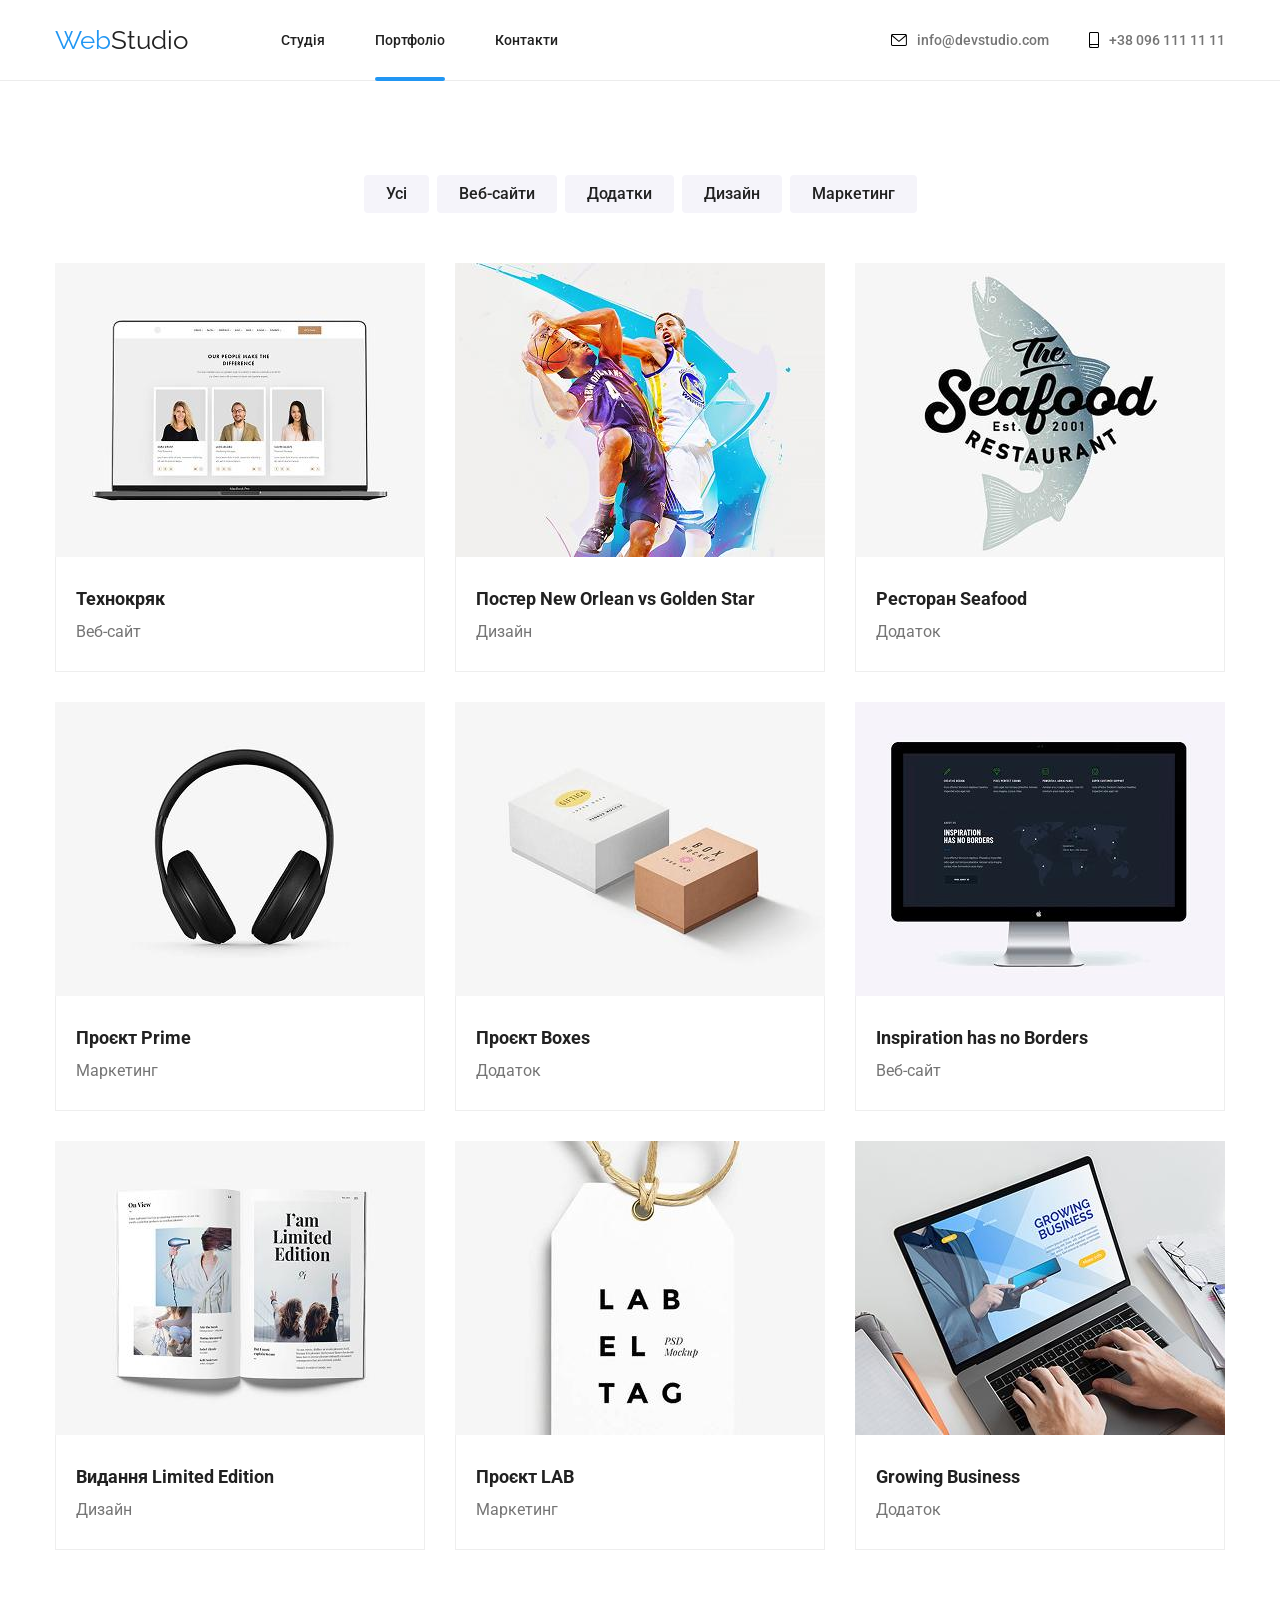
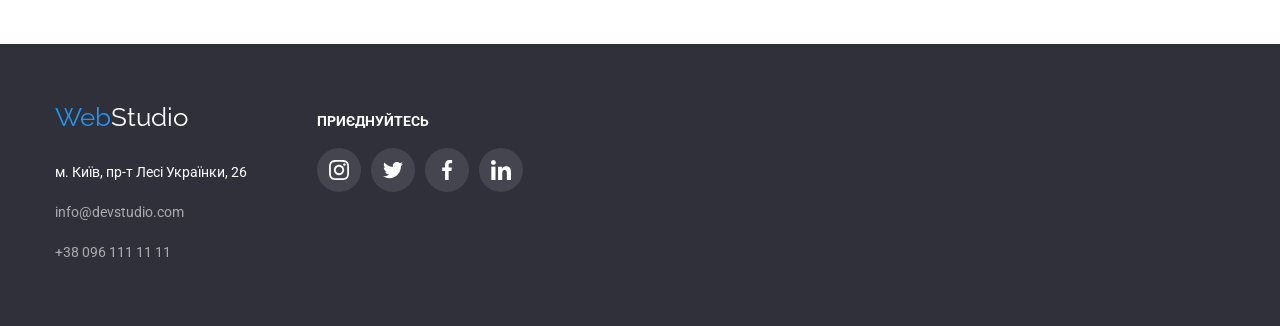
<file: portfolio.html>
<!doctype html>
<html lang="en">
  <head>
    <meta charset="UTF-8" />
    <meta name="viewport" content="width=device-width, initial-scale=1.0" />
    <link rel="preconnect" href="https://fonts.googleapis.com" />
    <link rel="preconnect" href="https://fonts.gstatic.com" crossorigin />
    <link rel="preconnect" href="https://fonts.googleapis.com" />
    <link rel="preconnect" href="https://fonts.gstatic.com" crossorigin />
    <link rel="preconnect" href="https://fonts.googleapis.com" />
    <link rel="preconnect" href="https://fonts.gstatic.com" crossorigin />
    <link
      href="https://fonts.googleapis.com/css2?family=Raleway:wght@700&family=Roboto:wght@100..900&display=swap"
      rel="stylesheet"
    />
    <link rel="stylesheet" href="./css/styles.css" />
    <title>portfolio</title>
  </head>
  <body>
    <header class="header">
      <div class="container">
        <nav class="navigation">
          <a class="logo link" href="index.html"
            ><span class="logo-first-part">Web</span><span class="logo-second-part">Studio</span></a
          >
          <ul class="nav-list list">
            <li class="nav-item"><a class="nav-link" href="./index.html">Студія</a></li>
            <li class="nav-item">
              <a class="nav-link portfolio_page_link" href="./portfolio.html">Портфоліо</a>
            </li>
            <li class="nav-item"><a class="nav-link" href="">Контакти</a></li>
          </ul>
        </nav>

        <ul class="header-contacts list">
          <li class="header-contacts-item">
            <a
              class="header-contacts-link mail link"
              target="blanck"
              href="mailto:nfo@devstudio.com"
            >
              <svg class="header-icon">
                <use href="./images/main/sprite.xml#envelope"></use>
              </svg>
              info@devstudio.com
            </a>
          </li>
          <li class="header-contacts-item">
            <a class="header-contacts-link link" href="tel:380961111111">
              <svg class="header-icon smartphone">
                <use href="./images/main/sprite.xml#smartphone"></use>
              </svg>
              +38 096 111 11 11</a
            >
          </li>
        </ul>
      </div>
    </header>

    <main>
      <section class="portfolio">
        <div class="container">
          <h1 class="portfolio visually-hidden">Портфоліо</h1>
          <ul class="list portfolio_buttons_list">
            <li class="portfolio_buttons_item"><button type="button">Усі</button></li>
            <li class="portfolio_buttons_item"><button type="button">Веб-сайти</button></li>
            <li class="portfolio_buttons_item"><button type="button">Додатки</button></li>
            <li class="portfolio_buttons_item"><button type="button">Дизайн</button></li>
            <li class="portfolio_buttons_item"><button type="button">Маркетинг</button></li>
          </ul>
          <ul class="list cards_list">
            <li class="portfolio_list_item">
              <a class="link cards_list_link" href="">
                <div class="overlay">
                  <img class="card_img" src="./images/portfolio/p1.jpg" alt="laptop" />
                  <p class="overlay_text">
                    Ресурс пропонує комплексні пропозиції з різним рівнем функціоналу та сервісів.
                    Все це дозволить відвідувачу отримати вичерпні відомості про компанію чи
                    приватну особу.
                  </p>
                </div>

                <div class="item_description">
                  <h2 class="list_title">Технокряк</h2>
                  <p class="list_text">Веб-сайт</p>
                </div>
              </a>
            </li>
            <li class="portfolio_list_item">
              <a class="link cards_list_link" href="">
                <div class="overlay">
                  <img width="370" src="./images/portfolio/p2.jpg" alt="basketball players" />
                  <p class="overlay_text">
                    Ресурс пропонує комплексні пропозиції з різним рівнем функціоналу та сервісів.
                    Все це дозволить відвідувачу отримати вичерпні відомості про компанію чи
                    приватну особу.
                  </p>
                </div>
                <div class="item_description">
                  <h2 class="list_title">Постер New Orlean vs Golden Star</h2>
                  <p class="list_text">Дизайн</p>
                </div>
              </a>
            </li>
            <li class="portfolio_list_item">
              <a class="link cards_list_link" href="">
                <div class="overlay">
                  <img width="370" src="./images/portfolio/p3.jpg" alt="logo with fish" />
                  <p class="overlay_text">
                    Ресурс пропонує комплексні пропозиції з різним рівнем функціоналу та сервісів.
                    Все це дозволить відвідувачу отримати вичерпні відомості про компанію чи
                    приватну особу.
                  </p>
                </div>
                <div class="item_description">
                  <h2 class="list_title">Ресторан Seafood</h2>
                  <p class="list_text">Додаток</p>
                </div>
              </a>
            </li>
            <li class="portfolio_list_item">
              <a class="link cards_list_link" href="">
                <div class="overlay">
                  <img width="370" src="./images/portfolio/p4.jpg" alt="headphones" />
                  <p class="overlay_text">
                    Ресурс пропонує комплексні пропозиції з різним рівнем функціоналу та сервісів.
                    Все це дозволить відвідувачу отримати вичерпні відомості про компанію чи
                    приватну особу.
                  </p>
                </div>
                <div class="item_description">
                  <h2 class="list_title">Проєкт Prime</h2>
                  <p class="list_text">Маркетинг</p>
                </div>
              </a>
            </li>
            <li class="portfolio_list_item">
              <a class="link cards_list_link" href="">
                <div class="overlay">
                  <img width="370" src="./images/portfolio/p5.jpg" alt="two boxes" />
                  <p class="overlay_text">
                    Ресурс пропонує комплексні пропозиції з різним рівнем функціоналу та сервісів.
                    Все це дозволить відвідувачу отримати вичерпні відомості про компанію чи
                    приватну особу.
                  </p>
                </div>
                <div class="item_description">
                  <h2 class="list_title">Проєкт Boxes</h2>
                  <p class="list_text">Додаток</p>
                </div>
              </a>
            </li>
            <li class="portfolio_list_item">
              <a class="link cards_list_link" href="">
                <div class="overlay">
                  <img width="370" src="./images/portfolio/p6.jpg" alt="monitor" />
                  <p class="overlay_text">
                    Ресурс пропонує комплексні пропозиції з різним рівнем функціоналу та сервісів.
                    Все це дозволить відвідувачу отримати вичерпні відомості про компанію чи
                    приватну особу.
                  </p>
                </div>
                <div class="item_description">
                  <h2 class="list_title">Inspiration has no Borders</h2>
                  <p class="list_text">Веб-сайт</p>
                </div>
              </a>
            </li>
            <li class="portfolio_list_item">
              <a class="link cards_list_link" href="">
                <div class="overlay">
                  <img width="370" src="./images/portfolio/p7.jpg" alt="open book" />
                  <p class="overlay_text">
                    Ресурс пропонує комплексні пропозиції з різним рівнем функціоналу та сервісів.
                    Все це дозволить відвідувачу отримати вичерпні відомості про компанію чи
                    приватну особу.
                  </p>
                </div>
                <div class="item_description">
                  <h2 class="list_title">Видання Limited Edition</h2>
                  <p class="list_text">Дизайн</p>
                </div>
              </a>
            </li>
            <li class="portfolio_list_item">
              <a class="link cards_list_link" href="">
                <div class="overlay">
                  <img width="370" src="./images/portfolio/p8.jpg" alt="label" />
                  <p class="overlay_text">
                    Ресурс пропонує комплексні пропозиції з різним рівнем функціоналу та сервісів.
                    Все це дозволить відвідувачу отримати вичерпні відомості про компанію чи
                    приватну особу.
                  </p>
                </div>
                <div class="item_description">
                  <h2 class="list_title">Проєкт LAB</h2>
                  <p class="list_text">Маркетинг</p>
                </div>
              </a>
            </li>
            <li class="portfolio_list_item">
              <a class="link cards_list_link" href="">
                <div class="overlay">
                  <img
                    height="294"
                    width="370"
                    src="./images/portfolio/p9.jpg"
                    alt="typing on laptop"
                  />
                  <p class="overlay_text">
                    Ресурс пропонує комплексні пропозиції з різним рівнем функціоналу та сервісів.
                    Все це дозволить відвідувачу отримати вичерпні відомості про компанію чи
                    приватну особу.
                  </p>
                </div>

                <div class="item_description">
                  <h2 class="list_title">Growing Business</h2>
                  <p class="list_text">Додаток</p>
                </div>
              </a>
            </li>
          </ul>
        </div>
      </section>
    </main>

    <footer class="section footer">
      <div class="container">
        <div class="footer_first_part">
          <a class="logo link" href="index.html"
            ><span class="logo-first-part">Web</span
            ><span class="logo-second-part logo_footer_second">Studio</span></a
          >
          <address class="address">
            <ul class="list footer_list">
              <li class="footer_list_item location">
                <a class="link footer_list_link location" href=""
                  >м. Київ, пр-т Лесі Українки, 26</a
                >
              </li>
              <li class="footer_list_item">
                <a class="link footer_list_link" target="blanck" href="mailto:info@devstudio.com"
                  >info@devstudio.com</a
                >
              </li>
              <li class="footer_list_item">
                <a class="link footer_list_link" href="tel:+380961111111">+38 096 111 11 11</a>
              </li>
            </ul>
          </address>
        </div>

        <div class="footer_second_part">
          <p class="footer_text">приєднуйтесь</p>
          <ul class="social_links_list">
            <li class="social_list_item">
              <a href="" class="social_link">
                <svg class="social_link_img">
                  <use href="./images/main/sprite.xml#instagram"></use>
                </svg>
              </a>
            </li>
            <li class="social_list_item">
              <a href="" class="social_link">
                <svg class="social_link_img">
                  <use href="./images/main/sprite.xml#twitter"></use>
                </svg>
              </a>
            </li>
            <li class="social_list_item">
              <a href="" class="social_link">
                <svg class="social_link_img">
                  <use href="./images/main/sprite.xml#facebook"></use>
                </svg>
              </a>
            </li>
            <li class="social_list_item">
              <a href="" class="social_link">
                <svg class="social_link_img">
                  <use href="./images/main/sprite.xml#linkedin"></use>
                </svg>
              </a>
            </li>
          </ul>
        </div>
      </div>
    </footer>
  </body>
</html>
</file>
<file: css/styles.css>
/* basic styles */
*,
*::before,
*::after {
  box-sizing: border-box;
}
.is-hidden{
  opacity: 0;
  pointer-events: none;

}

.visually-hidden {
  position: absolute;
  width: 1px;
  height: 1px;
  margin: -1px;
  border: 0;
  padding: 0;
  white-space: nowrap;
  clip-path: inset(100%);
  clip: rect(0 0 0 0);
  overflow: hidden;
}

ul,
ul,
li {
  padding: 0;
}

ul {
  list-style: none;
}

body,
h1,
h2,
h3,
h4,
h5,
h6,
p,
ol,
ul,
li {
  margin: 0;
}

body {
  min-height: 100vh;
  scroll-behavior: smooth;
}

img {
  max-width: 100%;
  display: block;
}
:root{
  --accent-color: #2196F3;
  --prime-color: #212121;
  --secondary-color:#757575;
  --cubic: cubic-bezier(0.4, 0, 0.2, 1)
}
body{
  font-family: Roboto, sans-serif;
  color: var(--prime-color);
}
.list{
  list-style: none;
}
.link{
  text-decoration: none;
}
.container {
  width: 1200px;

  margin: 0 auto;
  padding: 0 15px;
}
section{
  padding: 94px 0;
}
/* =========== header ============= */
.header{
  max-width: 1600px;
  margin-right: auto;
  margin-left: auto;
  border-bottom: 1px solid #ECECEC;
}
.header .container{ 
 display: flex;
}

.section_title{
  font-weight: 700  ;
  font-size: 36px;
  line-height: 1;
}

.navigation{
  display: flex;
  align-items: center;
  margin-right: auto;
}


.logo{
  font-family: Raleway, sans-serif;
  font-size: 26px;
  line-height: 1;
  .logo-first-part{
    color: var(--accent-color);
  }
  .logo-second-part{
    color:var(--prime-color)
  }
  .logo_footer_second{
    color: #fff;
  }
}

.nav-list{
  display: flex;
  margin-left: 93px;
  margin-right: auto;
  font-family: Roboto, sans-serif;
  font-size: 14px;
  font-weight: 500;
  line-height: 1;
}

.nav-item{
  position: relative;
}

.nav-link{
  display: block;
  text-decoration: none;
  padding-top: 32px;
  padding-bottom: 32px;
  color: var(--prime-color);
  transition: color 250ms linear;
}

.nav-link:hover ,
.nav-link:focus {
  color:var(--accent-color);
  
}

.main_paige_link::after{
  content: "";
  display: block;
  width: 100%;
  position: absolute;
  bottom: -2px;
  height: 4px;
  border-radius: 2px;
  background-color: var(--accent-color)
}

.portfolio_page_link::after{
    content: "";
      display: block;
      width: 100%;
      position: absolute;
      bottom: -2px;
      height: 4px;
      border-radius: 2px;
      background-color: var(--accent-color)
}

.nav-item:not(:last-child){
  margin-right: 50px;
}

.header-contacts-link {
  display: flex;
  align-items: center;
}

.header-icon{
  display: block;
  margin-right: 10px;
  width: 16px;
  height: 12px;
  transition: fill 250ms var(--cubic);
}
.smartphone{
  width: 10px;
  height: 16px;
}

.header-contacts{
  display: flex;
  align-items: center;
}
.header-contacts-item:not(:last-child){
  margin-right: 40px
}
.header-contacts-link{
  font-weight: 500;
  font-size: 14px;
  line-height: 1;
  padding: 32px 0;
  color: var(--secondary-color);
  transition: color 250ms var(--cubic);
  
}
.header-contacts-link:hover,
.header-contacts-link:focus {
  color: var(--accent-color);
}

.header-contacts-link:hover .header-icon,
.header-contacts-link:focus .header-icon{
  fill: var(--accent-color);
}


/*============== hero styles ============== */
.hero{
  display: block;
  margin: 0 auto;
  max-width: 1600px;
  background-color: #C4C4C4;
  background-image:  linear-gradient(rgba(47, 48, 58, 0.4)),url(../images/main/hero.png);
  background-position: center;
  background-repeat: no-repeat;
  text-align: center;
  padding: 200px 330px;
}
.hero_title{
  font-weight: 900;
  font-size: 44px;
  line-height: 1.36;
  text-transform: uppercase;
  color:  #FFFFFF;
  margin-bottom: 30px;
}
.hero_button{
  cursor: pointer;
  font-weight: 700;
  font-size: 16px ;
  line-height: 1.87;
  color:  #FFFFFF;
  background-color: var(--accent-color);
  padding: 10px 24px;
  border: none;
  border-radius: 10px;
  transition: box-shadow 250ms var(--cubic), background-color 250ms var(--cubic);
}
.hero_button:hover,
 .hero_button:focus{
  background-color: #188ce8;
  box-shadow: 0px 4px 4px 0px rgba(0, 0, 0, 0.15); 
}
.backdrop{
  display: flex;
  justify-content: center;
  align-items: center;
  position: absolute;
  top: 0;
  left: 0;
  height: 100vh;
  width: 100vw;
  background-color:rgba(0, 0, 0,0.2);
  transition: opacity 250ms var(--cubic);
}
.modal{
  position: fixed;  
  width: 528px;
  height: 581px;
  border-radius: 4px;
  background-color: #fff;
  z-index: 1;
  box-shadow: 0px 2px 1px 0px rgba(0, 0, 0, 0.2), 0px 1px 1px 0px rgba(0, 0, 0, 0.14), 0px 1px 3px 0px rgba(0, 0, 0, 0.12);

}

.modal_btn_close {
  position: absolute;
  right: 8px;
  top: 8px;
  width: 30px;
  height: 30px;
  border: 1px solid rgba(0, 0, 0, 0.1);
  background-image: url(../images/main/close_30.svg);
  background-position: center ;
  /* background-size: contain; */
  border-radius: 50%;
  cursor: pointer;
}




/* ============= section features ============= */
.features_list{
  display: flex;
  padding-bottom: 94px;
}
.image-box{
  display: flex;
  align-items: center;
  justify-content: center;
  width: 270px;
  height: 120px;
  background-color: #F5F4FA;
  background-position: center;
  background-repeat: no-repeat;
  margin-bottom: 30px;
}
.item-image{
  width: 70px;
  height: 70px;
}



.features_list_item:not(:last-child){
  margin-right: 30px;
}

.features_title{
  font-weight: 700;
  font-size: 14px;
  line-height: 1;
  text-transform: uppercase;
  margin-bottom: 10px;
}
.features_text{
  font-size: 14px;
  line-height: 1.71;
  color: var(--secondary-color);
}
.section_title{
  margin-bottom: 50px;
  text-align:center;
}

.our_job {
  padding-bottom: 94px;
}
.section_list {
  display: flex;
}
.our_job-item{
  position: relative;
}
.our_job-item:not(:last-child){
margin-right: 30px;
}
.job_thumb{
position: absolute;
width: 100%;
bottom: 0;
height: 70px;
padding: 27px 10px;
background-color: rgba(47, 48, 58, 0.8);
}
.job_thumb_text{
  text-align: center;
  font-family: Roboto;
  font-weight: 700;
  font-size: 14px;
  line-height: 100%;
  letter-spacing: 3%;
  text-transform: uppercase;
  color: rgb(255, 255, 255);
}
/* ================== our team ================== */
.our_team{
  background-color: #F5F4FA;
  padding-top:94px;
  padding-bottom: 94px;
}
.our_team-list{
  display: flex;
}
.our_tem_item{
  width: 270px;
  background-color: #fff;
  box-shadow: 0px 2px 1px 0px rgba(0, 0, 0, 0.2),
     0px 1px 1px 0px rgba(0, 0, 0, 0.14),
     0px 1px 3px 0px rgba(0, 0, 0, 0.12);
}

.our_tem_item:not(:last-child){
  margin-right: 30px;
}
.our-team_description{
  padding: 30px 0;
  text-align: center;
}
.our_team_title{
  margin-bottom: 10px;
  font-weight: 500;
  font-size: 16px;  
  line-height: 1;
}
.our_tem_text{
  font-size: 16px;
  line-height: 1;
  color: var(--secondary-color);
  margin-bottom: 16px;
}
.our-team-link-list{
  display: flex;
  justify-content: space-between;
  padding-left: 32px;
  padding-right: 32px;
  
}
.link-img-box{
  display: flex;
  justify-content: center;
  align-items: center;
  width: 44px;
  height: 44px;
}

.team-link:hover .link-img,
.team-link:focus .link-img
{
  fill: var(--accent-color);
}

.link-img{
  width: 20px;
  height: 20px;
  fill: #AFB1B8;
  transition: fill 250ms var(--cubic);
}
/* ======================= our-clients ================== */
.client_list{
  display: flex;
  justify-content: space-between;
  
}
.client_list_link{
  display: flex;
  align-items: center;
  justify-content: center;
  width: 170px;
  height: 92px;
  border: 1px solid#AFB1B8;
  border-radius:4px;
  transition: border  250ms var(--cubic);
} 
.client_list_link:hover ,
.client_list_link:focus{
  border: 1px solid var(--accent-color);
}
.client_list_link:hover .client_img,
.client_list_link:focus .client_img{
  fill: var(--accent-color);
}


.client_img{
  width: 106px;
  height: 60px;
  fill:#AFB1B8;
  transition: fill  250ms var(--cubic);
}

/* ======================= footer ======================= */
.footer {

  background-color:#2F303A;
  padding-top: 60px;
  padding-bottom: 60px;
}
.footer .container{
  display: flex;
  align-items: baseline;
}

.footer_first_part{
  margin-right: 70px;
}

.footer_list_link{
  font-style: normal;
  text-transform: none;
  font-size: 14px;
  line-height: 2;
  color:hsl(0, 0%, 100%,0.6);
  transition: color 250ms var(--cubic);
}
.footer_list_item:not(:last-child){
  margin-bottom: 12px;
}
.footer_list_link:hover, 
.footer_list_link:focus{
  color:var(--accent-color)
}

.footer .logo{
  display: block;
  margin-bottom: 28px;
}
.location {
  color: #fff;
}
.footer_text{
  margin-bottom: 20px;
  align-content:  baseline;
  font-family: Roboto;
    font-weight: 700;
    font-size: 14px;
    line-height: 100%;
    letter-spacing: 3%;
    text-transform: uppercase;
    color: #FFFFFF;
}
.social_link{
  display: flex;
  justify-content: center;
  align-items: center;
  background-color: rgba(255, 255, 255, 0.1);
  border-radius: 50px;
  width: 44px;
  height: 44px;
  transition: background-color 250ms var(--cubic );
}
.social_link:hover, 
.social_link:focus{
  background-color: var(--accent-color);;
}
.social_list_item{
  margin-right: 10px;
}
.social_links_list{
  display: flex;
}

.social_link_img{
  fill:  #FFFFFF;;
  width: 20px;
  height: 20px;
}

/* ======================================portfolio====================================== */
.portfolio_buttons_list{
  display: flex;
  justify-content:  center;
  margin-bottom: 50px;
}
.card_img{
  display: block;
}
.portfolio_buttons_item:not(:last-child){
  margin-right: 8px;
}
.portfolio_buttons_item button{
  color: inherit;
  font-family: Roboto;
  font-weight: 500;
  font-size: 16px;
  line-height: 1.62;
  padding: 6px 22px;
  border-radius: 4px;
  border: inherit;
  cursor: pointer;
  background-color:#F5F4FA;
  transition: color 250ms var(--cubic), background-color 250ms var(--cubic);
}
.portfolio_buttons_item button:hover,
.portfolio_buttons_item button:focus{
  color:#fff;
  background-color: var(--accent-color);
}
.cards_list{
  display: flex;
  flex-wrap: wrap;
  margin: -15px;
}
.cards_list_link{
  display: block;
  /* height: 100%; */
  /* position: relative; */
  /* overflow: hidden; */
  transition: box-shadow 250ms var(--cubic);

}
.cards_list_link:hover, 
.cards_list_link:focus{
    box-shadow: 1px 4px 6px 0px rgba(0, 0, 0, 0.16),
    0px 4px 4px 0px rgba(0, 0, 0, 0.06),
    0px 1px 1px 0px rgba(0, 0, 0, 0.12);

}
.cards_list_link:hover .overlay_text, 
.cards_list_link:focus .overlay_text{
  transform: translateY(-100%);
}
.portfolio_list_item{
  /* width: 370px; */
}
.portfolio_list_item{
  margin: 15px;
}
/* .portfolio_list_item:not(:nth-child(n+6)){
  margin-bottom: 30px;
} */

.portfolio_list{
  background-color: #fff;
}
.item_description{
padding: 24px 20px;
border-right: 1px solid #EEEEEE;
border-bottom: 1px solid #EEEEEE;
border-left: 1px solid #EEEEEE;
}

.list_title{
  font-weight: 700;
  font-size: 18px;
  line-height: 2;
  color:var(--prime-color)
}
.list_text{
  font-size: 16px;
  line-height: 1.87;
  color: var(--secondary-color);
}
.overlay {
  position: relative;
  overflow: hidden;
}

.overlay_text {
  font-family: Roboto;
  font-weight: 400;
  font-size: 18px;
  line-height: 1.55;
  letter-spacing: 3%;

  position: absolute;
  bottom:-100%;
  height: 100%;
  padding: 63px 24px;
  background-color: rgba(33, 150, 243, 0.9);
  color: #fff;

  transition: transform 250ms var(--cubic);
}
</file>
